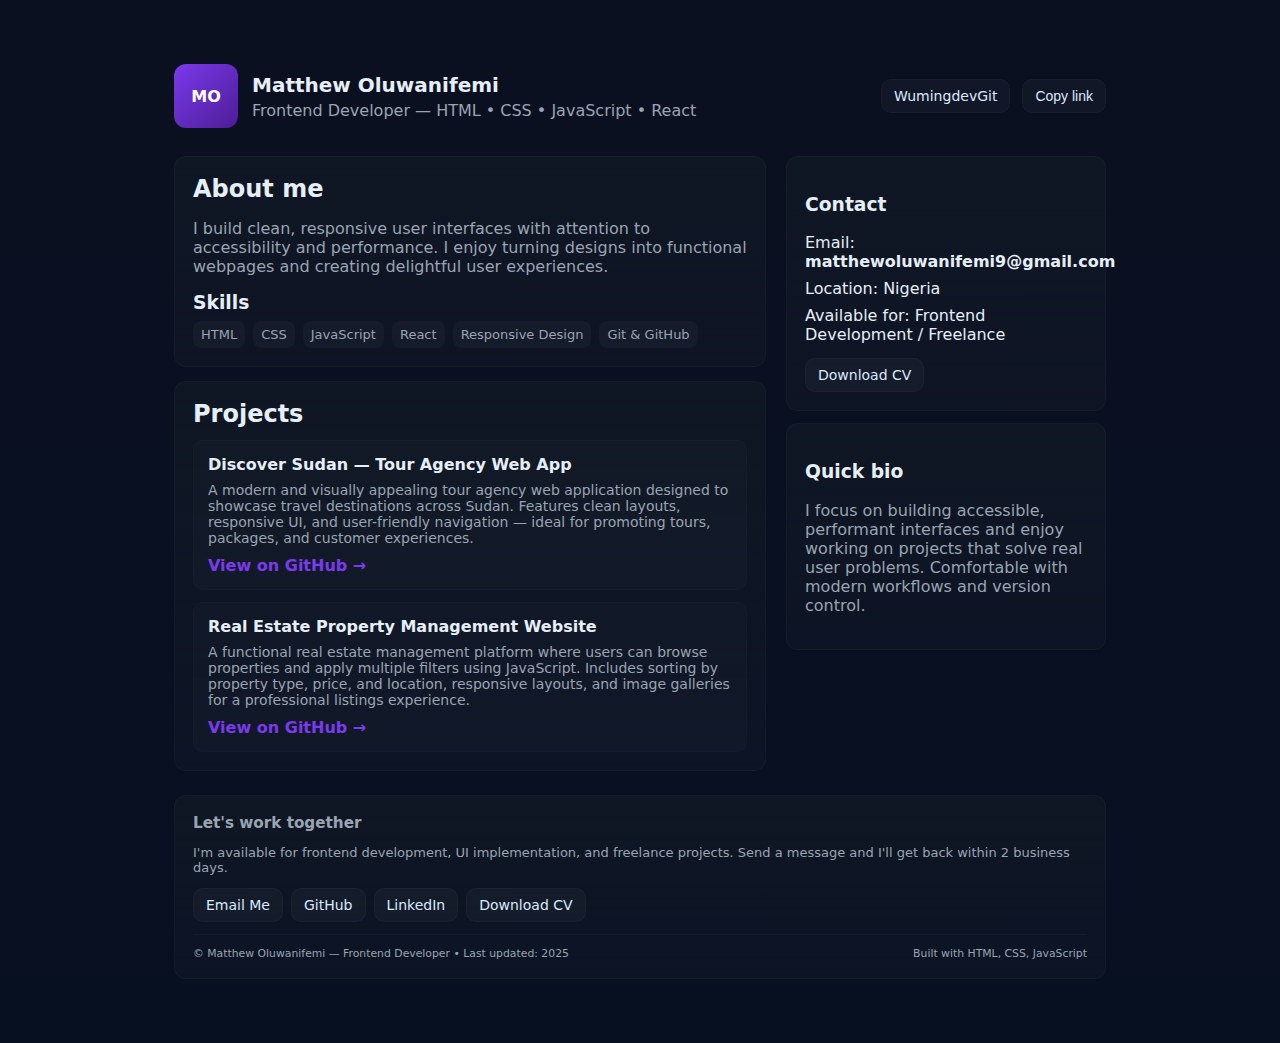
<file: index.html>
<!doctype html>
<html lang="en">
<head>
  <meta charset="utf-8" />
  <meta name="viewport" content="width=device-width, initial-scale=1" />
  <title>Matthew Oluwanifemi — Frontend Developer</title>
  <meta name="description" content="Frontend developer portfolio — projects, skills, contact" />
  <link rel="stylesheet" href="styles.css">
</head>
<body>
 
  <div class="container">
    <header>
      <div class="brand">
        <div class="avatar">MO</div>
        <div>
          <h1 id="name">Matthew Oluwanifemi</h1>
          <p class="lead">Frontend Developer — HTML • CSS • JavaScript • React</p>
        </div>
      </div>
      <nav>
        <a id="githubLink" class="btn" href="https://github.com/WumingdevGit" target="_blank" rel="noopener">WumingdevGit</a>
        <button class="btn" id="copyPortfolio">Copy link</button>
      </nav>
    </header>

    <main>
      <div class="grid">
        <div>
          <section class="card about">
            <h2>About me</h2>
            <p style="color:var(--muted)">I build clean, responsive user interfaces with attention to accessibility and performance. I enjoy turning designs into functional webpages and creating delightful user experiences.</p>

            <div style="margin-top:12px">
              <h3 style="margin:0 0 6px">Skills</h3>
              <div class="skills">
                <div class="skill">HTML</div>
                <div class="skill">CSS</div>
                <div class="skill">JavaScript</div>
                <div class="skill">React</div>
                <div class="skill">Responsive Design</div>
                <div class="skill">Git & GitHub</div>
              </div>
            </div>
          </section>

          <section style="margin-top:14px" class="card">
            <h2 style="margin:0 0 12px">Projects</h2>
            <div class="projects" id="projects"></div>
          </section>
        </div>

        <aside>
          <div class="card">
            <h3>Contact</h3>
            <div class="contact-list">
              <div>Email: <strong id="email">matthewoluwanifemi9@gmail.com</strong></div>
              <div>Location: Nigeria</div>
              <div>Available for: Frontend Development / Freelance</div>
            </div>
              <div style="margin-top:14px;display:flex;gap:8px;align-items:center">
              <a id="cvLink" class="btn" href="cv.html">Download CV</a>
            </div>
          </div>

          <div style="margin-top:12px" class="card">
            <h3>Quick bio</h3>
            <p style="color:var(--muted)">I focus on building accessible, performant interfaces and enjoy working on projects that solve real user problems. Comfortable with modern workflows and version control.</p>
          </div>
        </aside>
      </div>

      <footer>
        <div class="card">
            <h3>Let's work together</h3>
          <p class="footer-cta">I'm available for frontend development, UI implementation, and freelance projects. Send a message and I'll get back within 2 business days.</p>

          <div class="footer-actions">
            <a class="btn" href="mailto:matthewoluwanifemi9@gmail.com?subject=Frontend%20Developer%20Opportunity" id="hireLink">Email Me</a>
            <a class="btn" href="https://github.com/WumingdevGit" target="_blank" rel="noopener">GitHub</a>
            <a class="btn" href="https://www.linkedin.com/in/matthew-oluwanifemi-6aa360303" target="_blank" rel="noopener">LinkedIn</a>
            <a id="cvLinkFooter" class="btn" href="cv.html">Download CV</a>
          </div>

          <hr class="footer-hr" />

          <div class="footer-meta">
            <small>© Matthew Oluwanifemi — Frontend Developer • Last updated: 2025</small>
            <small>Built with HTML, CSS, JavaScript</small>
          </div>
        </div>
      </footer>
    </main>
  </div>

  <script src="scripts.js" defer></script>
</body>
</html>
</file>
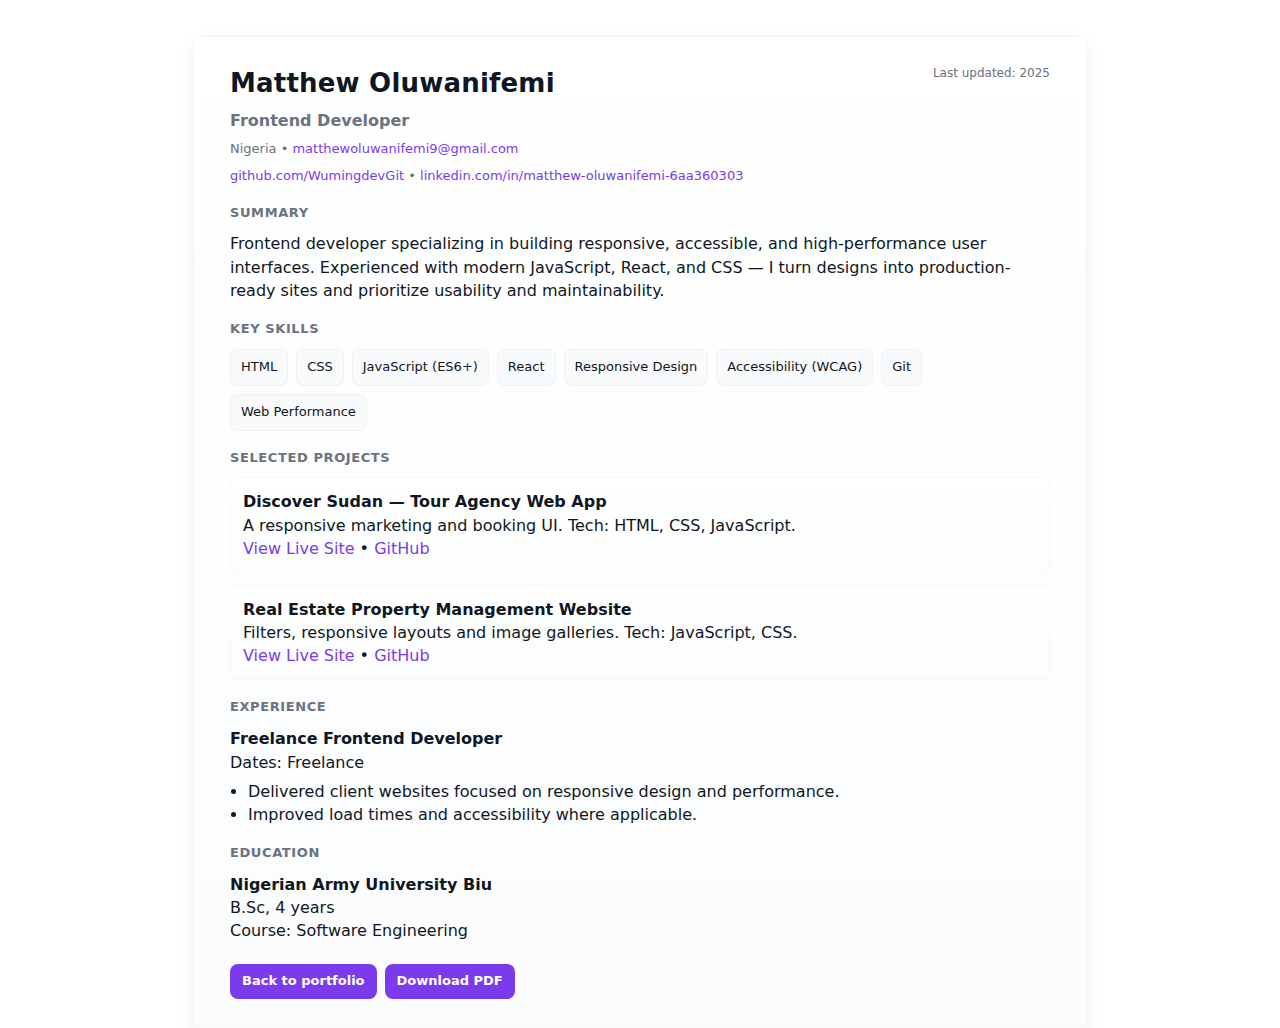
<file: cv.html>
<!doctype html>
<html lang="en">
<head>
  <meta charset="utf-8">
  <meta name="viewport" content="width=device-width, initial-scale=1">
  <title>Matthew Oluwanifemi — CV</title>
  <style>
    :root{
      --bg: #ffffff;
      --text: #0f1724;
      --muted: #6b7280;
      --accent: #7c3aed;
      --card: #f8fafc;
    }

    /* Page layout */
    html,body{height:100%}
    body{
      font-family: Inter, system-ui, -apple-system, 'Segoe UI', Roboto, Arial;
      line-height:1.45;
      color:var(--text);
      background:var(--bg);
      padding:28px;
      -webkit-font-smoothing:antialiased;
    }

    .container{
      max-width:820px;
      margin:0 auto;
      background:linear-gradient(180deg,#fff,#fbfcfd);
      padding:28px 36px;
      border-radius:8px;
      box-shadow:0 6px 18px rgba(12,20,30,0.06);
      border:1px solid rgba(15,23,36,0.04);
    }

    /* Header */
    header{display:flex;justify-content:space-between;align-items:flex-start;gap:20px}
    .header-left{max-width:70%}
    .name{font-size:26px;font-weight:700;letter-spacing:0.2px}
    .role{color:var(--muted);margin-top:6px;font-weight:600}
    .contact{font-size:13px;color:var(--muted);margin-top:8px}
    .contact a{color:var(--accent);text-decoration:none}
    .meta{font-size:12px;color:var(--muted);text-align:right}

    /* Sections */
    section{margin-top:18px}
    h2{margin:8px 0 10px;font-size:13px;color:var(--muted);letter-spacing:0.6px;text-transform:uppercase}
    p{margin:0}

    /* Skills badges */
    ul.skills{display:flex;flex-wrap:wrap;gap:8px;padding:0;margin:8px 0 0;list-style:none}
    ul.skills li{background:var(--card);padding:8px 10px;border-radius:8px;font-size:13px;color:var(--text);border:1px solid rgba(15,23,36,0.04)}

    /* Projects */
    .projects .project{margin-bottom:12px;padding:12px;border-radius:8px;background:linear-gradient(180deg, #ffffff, #fcfdff);border:1px solid rgba(15,23,36,0.03)}
    .projects .project strong{display:block}
    .projects a{color:var(--accent);text-decoration:none}

    /* Experience list */
    ul{margin:6px 0 0;padding-left:18px}

    /* Buttons */
    .btn{display:inline-block;background:var(--accent);color:white;padding:8px 12px;border-radius:8px;text-decoration:none;font-weight:600;font-size:13px}
    .btn:hover{filter:brightness(0.95)}

    /* Footer (no-print) */
    .no-print{margin-top:22px;display:flex;gap:8px;align-items:center}

    /* Small screens */
    @media (max-width:720px){
      .container{padding:18px}
      header{flex-direction:column;align-items:flex-start}
      .meta{text-align:left;margin-top:8px}
    }

    /* Print-friendly adjustments */
    @media print{
      body{padding:10mm;background:white}
      .container{box-shadow:none;border:none;border-radius:0;padding:0}
      .no-print{display:none}
      a{color:inherit;text-decoration:underline}
    }
  </style>
</head>
<body>
  <div class="container">
    <header>
      <div>
        <div class="name">Matthew Oluwanifemi</div>
        <div class="role">Frontend Developer</div>
        <div class="contact">Nigeria • <a href="mailto:matthewoluwanifemi9@gmail.com">matthewoluwanifemi9@gmail.com</a></div>
        <div class="contact"><a href="https://github.com/WumingdevGit">github.com/WumingdevGit</a> • <a href="https://www.linkedin.com/in/matthew-oluwanifemi-6aa360303">linkedin.com/in/matthew-oluwanifemi-6aa360303</a></div>
      </div>
      <div class="meta">Last updated: 2025</div>
    </header>

    <section>
      <h2>Summary</h2>
      <p>Frontend developer specializing in building responsive, accessible, and high-performance user interfaces. Experienced with modern JavaScript, React, and CSS — I turn designs into production-ready sites and prioritize usability and maintainability.</p>
    </section>

    <section>
      <h2>Key skills</h2>
      <ul class="skills">
        <li>HTML</li>
        <li>CSS</li>
        <li>JavaScript (ES6+)</li>
        <li>React</li>
        <li>Responsive Design</li>
        <li>Accessibility (WCAG)</li>
        <li>Git</li>
        <li>Web Performance</li>
      </ul>
    </section>

    <section class="projects">
      <h2>Selected projects</h2>
      <div class="project">
        <strong>Discover Sudan — Tour Agency Web App</strong>
        <div class="muted">A responsive marketing and booking UI. Tech: HTML, CSS, JavaScript.</div>
        <div><a href="https://wumingdevgit.github.io/tour-agency/">View Live Site</a> • <a href="https://github.com/WumingdevGit/tour-agency">GitHub</a></div>
      </div>

      <div class="project">
        <strong>Real Estate Property Management Website</strong>
        <div class="muted">Filters, responsive layouts and image galleries. Tech: JavaScript, CSS.</div>
        <div><a href="https://wumingdevgit.github.io/real-estate-webpage/">View Live Site</a> • <a href="https://github.com/WumingdevGit/real-estate-webpage">GitHub</a></div>
      </div>
    </section>

    <section>
      <h2>Experience</h2>
      <div>
        <strong>Freelance Frontend Developer</strong>
        <div class="muted">Dates: Freelance</div>
        <ul>
          <li>Delivered client websites focused on responsive design and performance.</li>
          <li>Improved load times and accessibility where applicable.</li>
        </ul>
      </div>
    </section>

    <section>
      <h2>Education</h2>
      <div>
        <strong>Nigerian Army University Biu</strong>
        <div class="muted">B.Sc, 4 years</div>
        <div class="muted">Course: Software Engineering</div>
      </div>
    </section>

    <footer class="no-print" style="margin-top:22px;display:flex;gap:8px;align-items:center">
      <a class="btn" href="portfolio_index.html">Back to portfolio</a>
      <a class="btn" id="downloadPdf" href="assets/CV_Matthew_Oluwanifemi.pdf" download>Download PDF</a>
    </footer>
  </div>
</body>
</html>
</file>
<file: styles.css>
:root{
	--bg: #0b1020;
	--card: #0f1724;
	--muted: #9aa4b2;
	--accent: #7c3aed;
	--glass: rgba(255,255,255,0.03);
}

*{box-sizing:border-box}

body{
	margin:0;
	font-family:Inter, system-ui, -apple-system, 'Segoe UI', Roboto, 'Helvetica Neue', Arial;
	background:linear-gradient(180deg,var(--bg),#071021);
	color:#e6eef8;
	-webkit-font-smoothing:antialiased;
}

.container{max-width:980px;margin:40px auto;padding:24px}

header{display:flex;align-items:center;justify-content:space-between;gap:16px}
.brand{display:flex;gap:14px;align-items:center}
.avatar{width:64px;height:64px;border-radius:12px;background:linear-gradient(135deg,var(--accent),#4c1d95);display:flex;align-items:center;justify-content:center;font-weight:700;color:white}

h1{font-size:20px;margin:0}
p.lead{margin:4px 0 0;color:var(--muted)}

nav{display:flex;gap:12px;align-items:center}
.btn{background:var(--glass);padding:8px 12px;border-radius:10px;color:#dbe9ff;text-decoration:none;font-size:14px;border:1px solid rgba(255,255,255,0.03)}

main{margin-top:28px}
.grid{display:grid;grid-template-columns:1fr 320px;gap:20px}
.card{background:linear-gradient(180deg,var(--card), rgba(255,255,255,0.02));padding:18px;border-radius:12px;border:1px solid rgba(255,255,255,0.03)}
.about h2{margin:0 0 6px}

.skills{display:flex;flex-wrap:wrap;gap:8px;margin-top:8px}
.skill{padding:6px 8px;border-radius:8px;background:rgba(255,255,255,0.03);font-size:13px;color:var(--muted)}

.projects{display:grid;gap:12px}
.project{padding:14px;border-radius:10px;background:linear-gradient(180deg, rgba(255,255,255,0.015), rgba(255,255,255,0.02));border:1px solid rgba(255,255,255,0.02)}
.project h3{margin:0;font-size:16px}
.project p{margin:8px 0 0;color:var(--muted);font-size:14px}
.project a{display:inline-block;margin-top:10px;text-decoration:none;color:var(--accent);font-weight:600}

footer{margin-top:24px;color:var(--muted);font-size:13px}
.contact-list{display:flex;flex-direction:column;gap:8px}
.copy{margin-left:8px;padding:6px 8px;border-radius:8px;border:none;background:rgba(255,255,255,0.03);color:#dbe9ff;cursor:pointer}

@media (max-width:900px){
	.grid{grid-template-columns:1fr}
	.brand h1{font-size:18px}
	.avatar{width:52px;height:52px}
}

/* Footer-specific styles moved from inline attributes */
footer .card h3{margin:0}
.footer-cta{color:var(--muted)}
.footer-actions{margin-top:12px;display:flex;gap:8px;flex-wrap:wrap}
.footer-hr{margin:12px 0;border:none;border-top:1px solid rgba(255,255,255,0.04)}
.footer-meta{display:flex;justify-content:space-between;align-items:center;gap:12px;flex-wrap:wrap}
.footer-meta small{color:var(--muted)}
</file>
